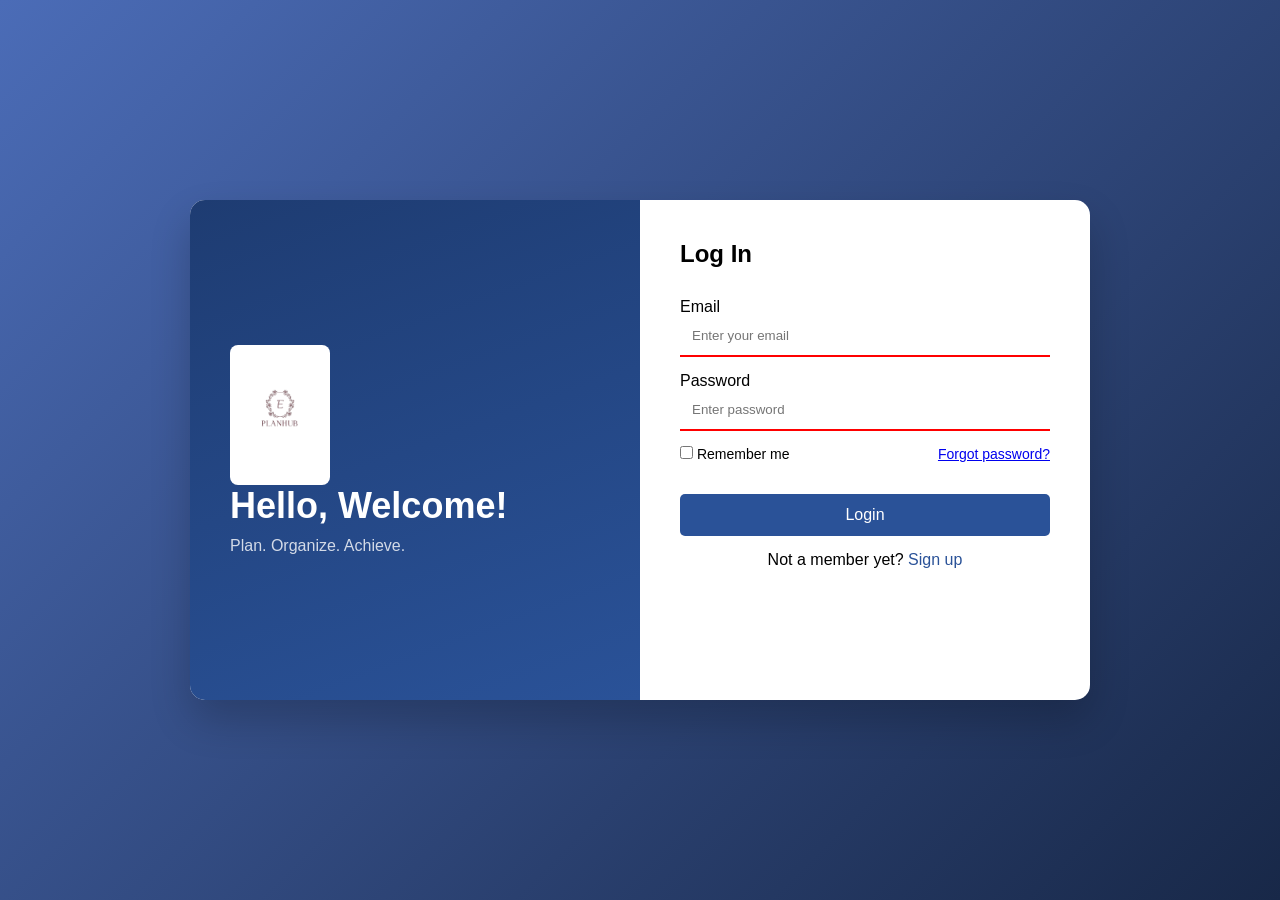
<file: Event management/Event management/login.html>
<!DOCTYPE html>
<html lang="en">
<head>
<meta charset="UTF-8">
<meta name="viewport" content="width=device-width, initial-scale=1.0">
<title>Login</title>
<link rel="stylesheet" href="style.css">
</head>
<body>

<section class="container">
  <div class="left-panel">
    <img src="logo.png" class="logo">
    <h1>Hello, Welcome!</h1>
    <p>Plan. Organize. Achieve.</p>
  </div>

  <div class="right-panel">
    <header>
      <h2>Log In</h2>
    </header>

    <form>
      <label>Email</label>
      <input type="email" placeholder="Enter your email" required>

      <label>Password</label>
      <input type="password" placeholder="Enter password" required>

      <div class="row">
        <label><input type="checkbox"> Remember me</label>
        <a href="#">Forgot password?</a>
      </div>

      <button type="submit">Login</button>

      <p class="switch">Not a member yet? <a href="register.html">Sign up</a></p>
    </form>
  </div>
</section>

</body>
</html>
</file>
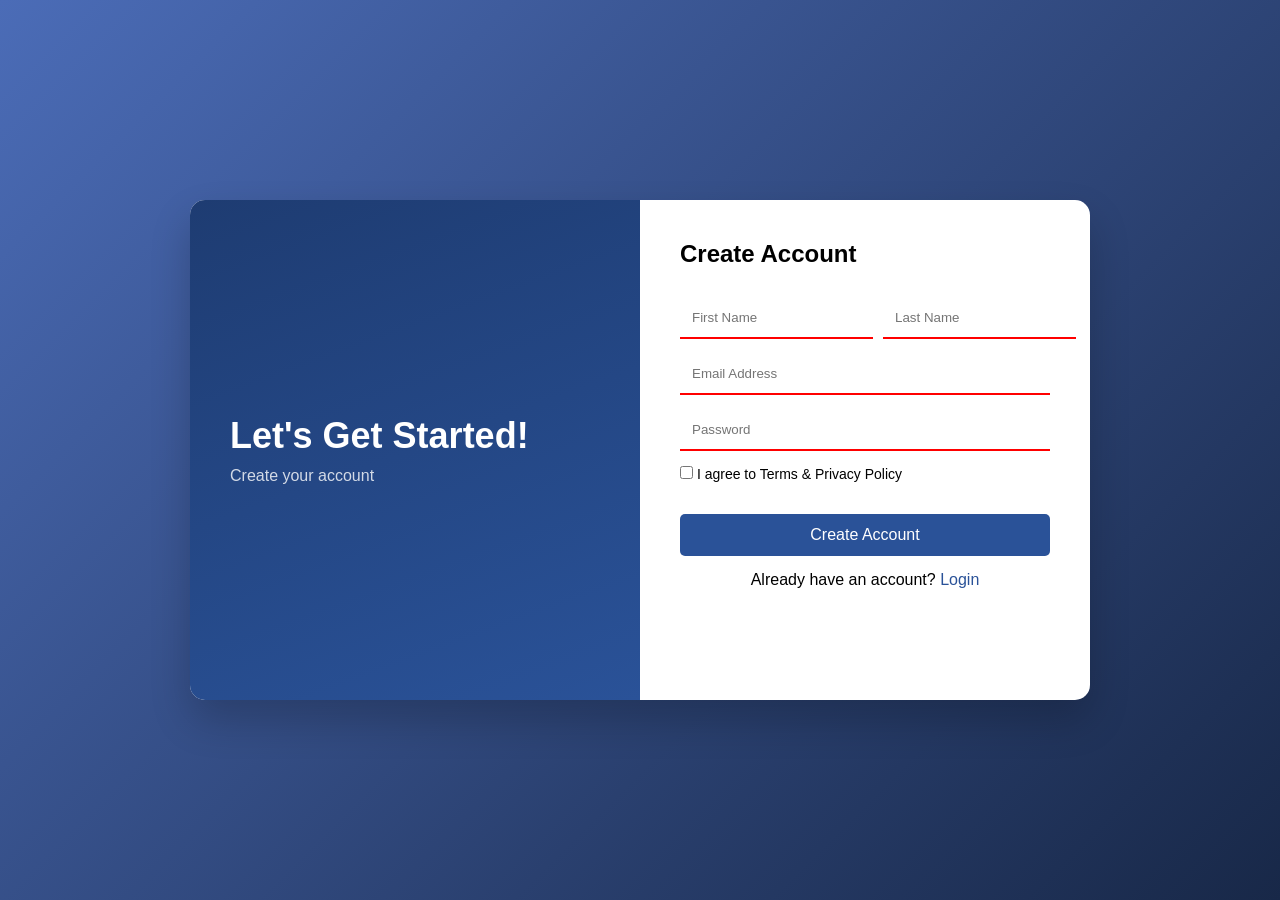
<file: Event management/Event management/register.html>
<!DOCTYPE html>
<html lang="en">
<head>
<meta charset="UTF-8">
<meta name="viewport" content="width=device-width, initial-scale=1.0">
<title>Register</title>
<link rel="stylesheet" href="style.css">
</head>
<body>

<section class="container">
  <div class="left-panel">
    <h1>Let's Get Started!</h1>
    <p>Create your account</p>
  </div>

  <div class="right-panel">
    <header>
      <h2>Create Account</h2>
    </header>

    <form>
      <div class="two-col">
        <input type="text" placeholder="First Name" required>
        <input type="text" placeholder="Last Name" required>
      </div>

      <input type="email" placeholder="Email Address" required>

      <input type="password" placeholder="Password" required>

      <label class="check">
        <input type="checkbox" required> I agree to Terms & Privacy Policy
      </label>

      <button type="submit">Create Account</button>

      <p class="switch">Already have an account? <a href="login.html">Login</a></p>
    </form>
  </div>
</section>

</body>
</html>
</file>
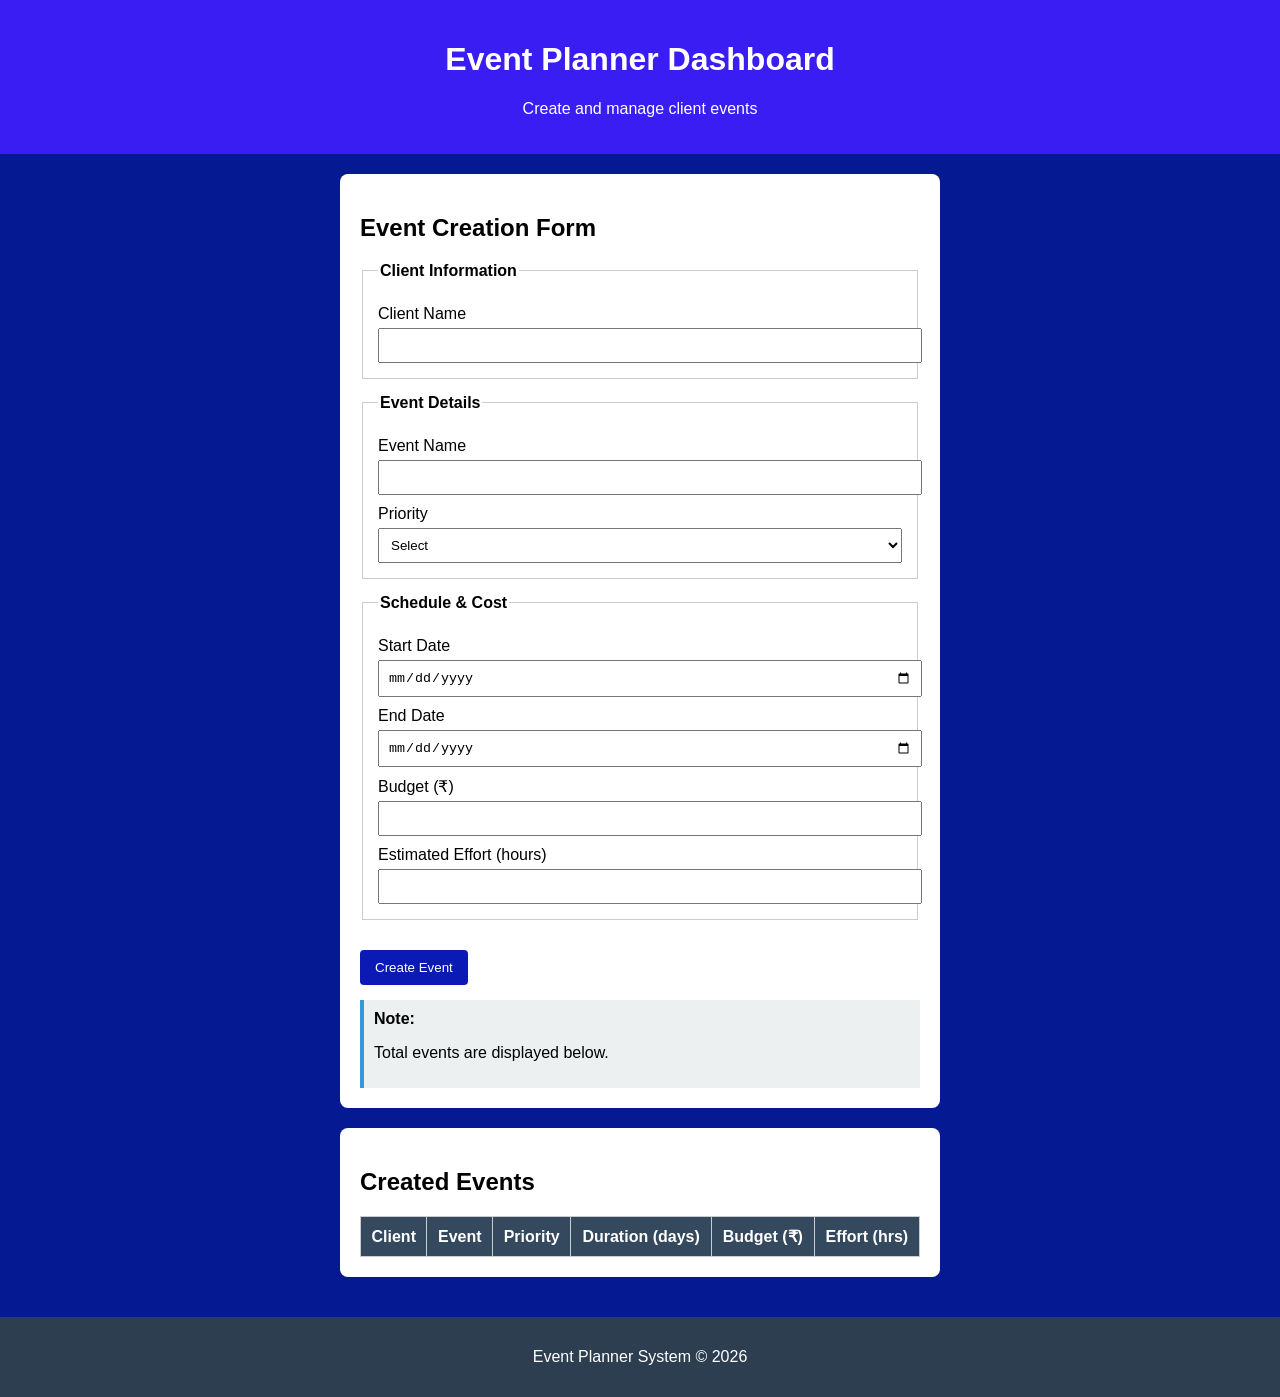
<file: Event management/forms/eventcreationform.html>
<!DOCTYPE html>
<html lang="en">
<head>
    <meta charset="UTF-8">
    <title>Event Creation Form</title>

    <style>
        body {
            font-family: Arial, sans-serif;
            background: #051a92;
            margin: 0;
            padding: 0;
        }

        header {
            background: #391df2;
            color: rgb(255, 255, 255);
            padding: 20px;
            text-align: center;
        }

        main {
            padding: 20px;
            max-width: 600px;
            margin: auto;
        }

        section {
            background: white;
            padding: 20px;
            margin-bottom: 20px;
            border-radius: 8px;
        }

        fieldset {
            border: 1px solid #ccc;
            padding: 15px;
            margin-bottom: 15px;
        }

        legend {
            font-weight: bolder;
        }

        label {
            display: block;
            margin-top: 10px;
        }

        input, select {
            width: 100%;
            padding: 8px;
            margin-top: 5px;
        }

        button {
            margin-top: 15px;
            padding: 10px 15px;
            background: #0b19b5;
            color: white;
            border: none;
            cursor: pointer;
            border-radius: 4px;
            
        }

        button:hover {
            background: #0099ff;
        }

        aside {
            background: #ecf0f1;
            padding: 10px;
            margin-top: 15px;
            border-left: 4px solid #3498db;
        }

        table {
            width: 100%;
            border-collapse: collapse;
            margin-top: 15px;
        }

        th, td {
            border: 1px solid #ccc;
            padding: 10px;
            text-align: center;
        }

        th {
            background: #34495e;
            color: white;
        }

        footer {
            text-align: center;
            padding: 15px;
            background: #2c3e50;
            color: white;
        }

        .error {
            color: red;
            font-size: 0.9em;
        }
    </style>
</head>

<body>

<header>
    <h1>Event Planner Dashboard</h1>
    <p>Create and manage client events</p>
</header>

<main>

    <section>
        <article>
            <h2>Event Creation Form</h2>

            <form id="eventForm">

                <fieldset>
                    <legend>Client Information</legend>

                    <label for="clientName">Client Name</label>
                    <input type="text" id="clientName" required>
                </fieldset>

                <fieldset>
                    <legend>Event Details</legend>

                    <label for="eventName">Event Name</label>
                    <input type="text" id="eventName" required>

                    <label for="priority">Priority</label>
                    <select id="priority">
                        <option value="">Select</option>
                        <option value="High">High</option>
                        <option value="Medium">Medium</option>
                        <option value="Low">Low</option>
                    </select>
                </fieldset>

                <fieldset>
                    <legend>Schedule & Cost</legend>

                    <label for="startDate">Start Date</label>
                    <input type="date" id="startDate">

                    <label for="endDate">End Date</label>
                    <input type="date" id="endDate">

                    <label for="budget">Budget (₹)</label>
                    <input type="number" id="budget">

                    <label for="effort">Estimated Effort (hours)</label>
                    <input type="number" id="effort">
                </fieldset>

                <button type="submit">Create Event</button>
                <p class="error" id="errorMsg"></p>

            </form>

            <aside>
                <strong>Note:</strong>
                <p>Total events are displayed below.</p>
            </aside>

        </article>
    </section>

    <section>
        <h2>Created Events</h2>

        <output>
            <table>
                <thead>
                    <tr>
                        <th>Client</th>
                        <th>Event</th>
                        <th>Priority</th>
                        <th>Duration (days)</th>
                        <th>Budget (₹)</th>
                        <th>Effort (hrs)</th>
                    </tr>
                </thead>
                <tbody id="eventTableBody">
                </tbody>
            </table>
        </output>
    </section>

</main>

<footer>
    <p>Event Planner System © 2026</p>
</footer>

<script>
    const form = document.getElementById("eventForm");
    const tableBody = document.getElementById("eventTableBody");
    const errorMsg = document.getElementById("errorMsg");

    form.addEventListener("submit", function (event) {
        event.preventDefault();
        errorMsg.textContent = "";

        const client = document.getElementById("clientName").value.trim();
        const eventName = document.getElementById("eventName").value.trim();
        const priority = document.getElementById("priority").value;
        const start = document.getElementById("startDate").value;
        const end = document.getElementById("endDate").value;
        const budget = document.getElementById("budget").value;
        const effort = document.getElementById("effort").value;

        if (!client || !eventName || !priority || !start || !end) {
            errorMsg.textContent = "All required fields must be filled.";
            return;
        }

        const startDate = new Date(start);
        const endDate = new Date(end);

        if (endDate < startDate) {
            errorMsg.textContent = "End date cannot be before start date.";
            return;
        }

        const duration =
            Math.ceil((endDate - startDate) / (1000 * 60 * 60 * 24)) + 1;

        const row = document.createElement("tr");

        row.innerHTML = `
            <td>${client}</td>
            <td>${eventName}</td>
            <td>${priority}</td>
            <td>${duration}</td>
            <td>${budget || "—"}</td>
            <td>${effort || "—"}</td>
        `;
        alert("Event created!!");
        tableBody.appendChild(row);
        form.reset();
    });
</script>

</body>
</html>
</file>
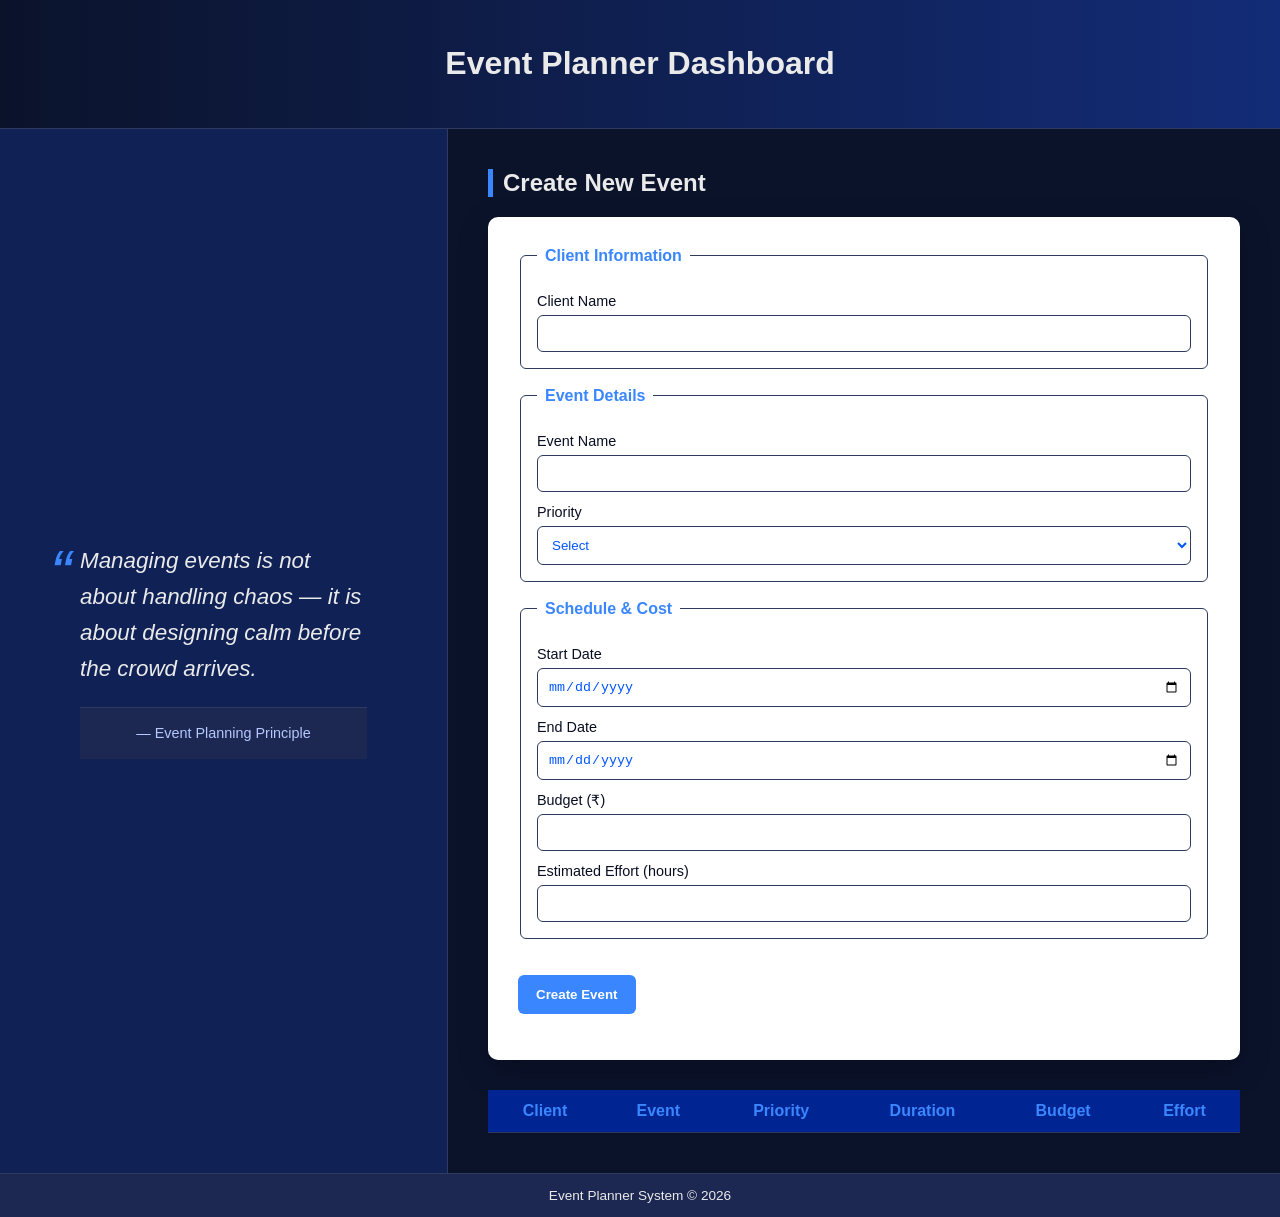
<file: Event management/forms/eventcreationform1.html>
<!DOCTYPE html>
<html lang="en">
<head>
<meta charset="UTF-8">
<title>Event Planner</title>

<style>
* {
    box-sizing: border-box;
}

body {
    margin: 0;
    font-family: "Segoe UI", Arial, sans-serif;
    background: #0b132b;
    color: #eaeaea;
}
header {
    padding: 24px;
    text-align: center;
    background: linear-gradient(90deg, #0b132b, #132c77);
    border-bottom: 1px solid #2e3b5e;
}
main {
    display: grid;
    grid-template-columns: 35% 65%;
    min-height: calc(100vh - 120px);
}

aside {
    background: #102255;
    padding: 40px;
    display: flex;
    align-items: center;
    justify-content: center;
    border-right: 1px solid #2e3b5e;
}

blockquote {
    font-size: 1.4rem;
    line-height: 1.6;
    font-style: italic;
    max-width: 400px;
    position: relative;
}

blockquote::before {
    content: "“";
    font-size: 4rem;
    color: #3a86ff;
    position: absolute;
    left: -30px;
    top: -20px;
}

blockquote footer {
    margin-top: 20px;
    font-size: 0.9rem;
    font-style: normal;
    color: #b5c7ff;
}

section {
    padding: 40px;
}

h2 {
    margin-top: 0;
    border-left: 5px solid #3a86ff;
    padding-left: 10px;
}

form {
    background: #ffffff;
    padding: 30px;
    border-radius: 10px;
    box-shadow: 0 10px 30px rgba(0,0,0,0.25);
}

fieldset {
    border: 1px solid #2e3b5e;
    border-radius: 6px;
    padding: 16px;
    margin-bottom: 18px;
}

legend {
    color: #3a86ff;
    font-weight: bold;
    padding: 0 8px;
}

label {
    display: block;
    margin-top: 12px;
    font-size: 0.9rem;
    color: #080e22;
}

input, select {
    width: 100%;
    margin-top: 6px;
    padding: 10px;
    border-radius: 6px;
    border: 1px solid #2e3b5e;
    background: #ffffff;
    color: #0055ff;
}

input:focus, select:focus {
    outline: none;
    border-color: #3a86ff;
}

button {
    margin-top: 18px;
    padding: 12px 18px;
    background: #3a86ff;
    border: none;
    border-radius: 6px;
    color: white;
    font-weight: bold;
    cursor: pointer;
}

button:hover {
    background: #5fa0ff;
}

.error {
    color: #ff0303;
    margin-top: 10px;
}


table {
    width: 100%;
    border-collapse: collapse;
    margin-top: 30px;
    color: #0055ff;
}

th, td {
    padding: 12px;
    border-bottom: 1px solid #2c385c;
    text-align: center;
}

th {
    background: #002593;
    color: #3a86ff;
}

tr:hover {
    background: rgba(53, 130, 255, 0.953);
}

footer {
    text-align: center;
    padding: 14px;
    background: #1c2851;
    border-top: 1px solid #2e3b5e;
    font-size: 0.85rem;
}
</style>
</head>

<body>

<header>
    <h1>Event Planner Dashboard</h1>
   
</header>

<main>

    <aside>
        <blockquote>
            Managing events is not about handling chaos —
            it is about designing calm before the crowd arrives.
            <footer>— Event Planning Principle</footer>
        </blockquote>
    </aside>

    <!-- RIGHT FORM -->
    <section>
        <h2>Create New Event</h2>

        <form id="eventForm">

            <fieldset>
                <legend>Client Information</legend>
                <label>Client Name</label>
                <input type="text" id="clientName" required>
            </fieldset>

            <fieldset>
                <legend>Event Details</legend>
                <label>Event Name</label>
                <input type="text" id="eventName" required>

                <label>Priority</label>
                <select id="priority" required>
                    <option value="">Select</option>
                    <option>High</option>
                    <option>Medium</option>
                    <option>Low</option>
                </select>
            </fieldset>

            <fieldset>
                <legend>Schedule & Cost</legend>
                <label>Start Date</label>
                <input type="date" id="startDate" required>

                <label>End Date</label>
                <input type="date" id="endDate" required>

                <label>Budget (₹)</label>
                <input type="number" id="budget">

                <label>Estimated Effort (hours)</label>
                <input type="number" id="effort">
            </fieldset>

            <button type="submit">Create Event</button>
            <p class="error" id="errorMsg"></p>
        </form>

        <table>
            <thead>
                <tr>
                    <th>Client</th>
                    <th>Event</th>
                    <th>Priority</th>
                    <th>Duration</th>
                    <th>Budget</th>
                    <th>Effort</th>
                </tr>
            </thead>
            <tbody id="eventTableBody"></tbody>
        </table>

    </section>

</main>

<footer>
    Event Planner System © 2026
</footer>

<script>
const form = document.getElementById("eventForm");
const tableBody = document.getElementById("eventTableBody");
const errorMsg = document.getElementById("errorMsg");

form.addEventListener("submit", function (e) {
    e.preventDefault();
    errorMsg.textContent = "";

    const client = clientName.value.trim();
    const eventName = document.getElementById("eventName").value.trim();
    const priority = document.getElementById("priority").value;
    const start = startDate.value;
    const end = endDate.value;
    const budget = document.getElementById("budget").value;
    const effort = document.getElementById("effort").value;

    if (!client || !eventName || !priority || !start || !end) {
        errorMsg.textContent = "All required fields must be filled.";
        return;
    }

    const s = new Date(start);
    const eDate = new Date(end);

    if (eDate < s) {
        errorMsg.textContent = "End date cannot be before start date.";
        return;
    }

    const duration = Math.ceil((eDate - s) / (1000 * 60 * 60 * 24)) + 1;

    const row = document.createElement("tr");
    row.innerHTML = `
        <td>${client}</td>
        <td>${eventName}</td>
        <td>${priority}</td>
        <td>${duration} days</td>
        <td>${budget || "—"}</td>
        <td>${effort || "—"}</td>
    `;

    tableBody.appendChild(row);
    form.reset();
});
</script>

</body>
</html>
</file>
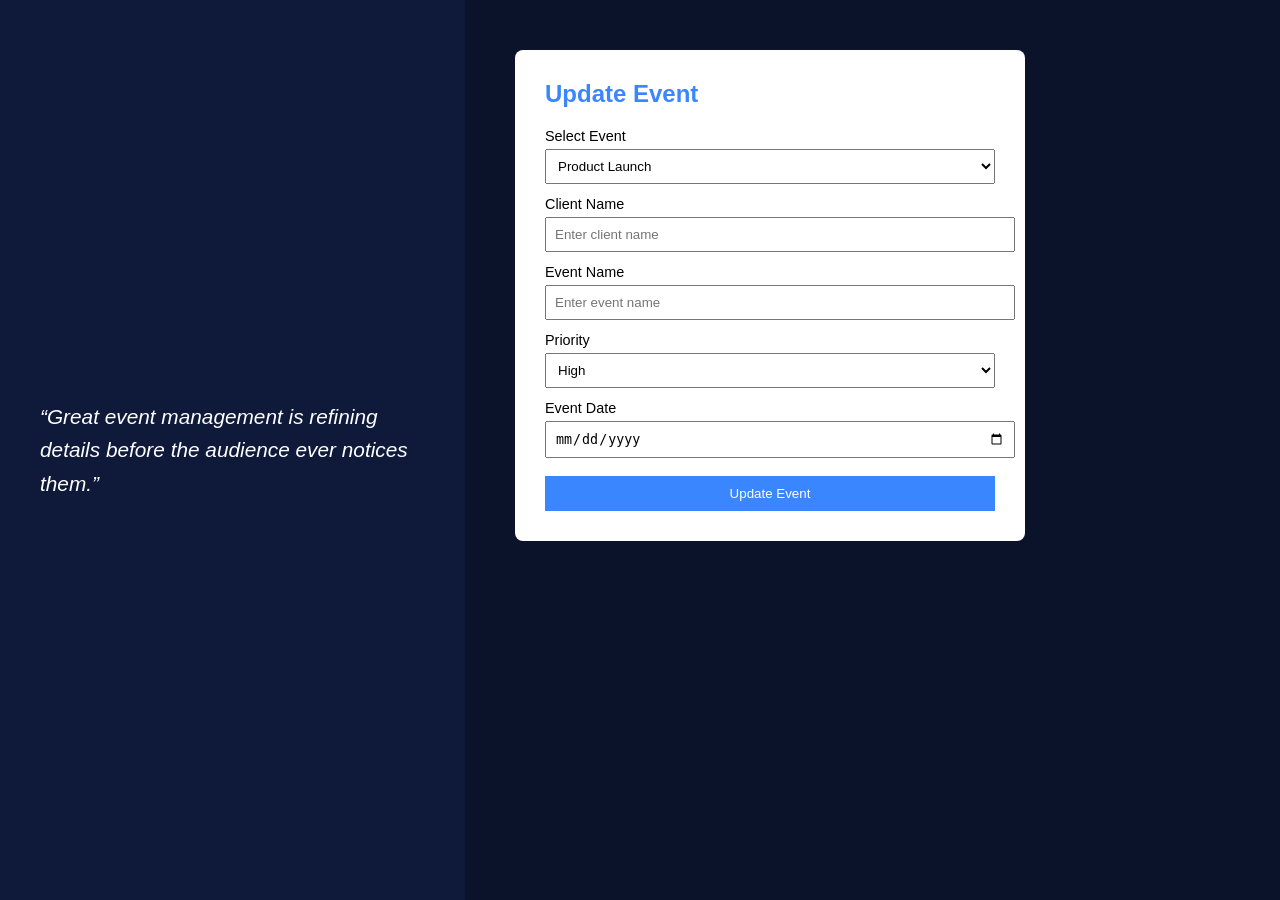
<file: Event management/forms/updateevent.html>
<!DOCTYPE html>
<html lang="en">
<head>
<meta charset="UTF-8">
<title>Event Updation</title>

<style>
body {
    margin: 0;
    font-family: Arial, sans-serif;
    background: #0b132b;
    color: white;
}

main {
    display: flex;
    min-height: 100vh;
}

/* LEFT SIDE */
aside {
    width: 35%;
    background: #0f1a3a;
    display: flex;
    align-items: center;
    justify-content: center;
    padding: 40px;
    font-style: italic;
    font-size: 1.3rem;
    line-height: 1.6;
}

/* RIGHT SIDE */
section {
    width: 65%;
    padding: 50px;
}

/* WHITE FORM */
form {
    background: white;
    color: black;
    padding: 30px;
    border-radius: 8px;
    width: 450px;
}

h2 {
    margin-top: 0;
    color: #3a86ff;
}

label {
    display: block;
    margin-top: 12px;
    font-size: 0.9rem;
}

input, select {
    width: 100%;
    padding: 8px;
    margin-top: 5px;
}

button {
    margin-top: 18px;
    padding: 10px;
    width: 100%;
    background: #3a86ff;
    color: white;
    border: none;
    cursor: pointer;
}
</style>
</head>

<body>

<main>

    <!-- LEFT QUOTE -->
    <aside>
        “Great event management is refining details before the audience ever notices them.”
    </aside>

    <!-- RIGHT FORM -->
    <section>

        <form>
            <h2>Update Event</h2>

            <label>Select Event</label>
            <select>
                <option>Product Launch</option>
                <option>Annual Meet</option>
                <option>Wedding Event</option>
            </select>

            <label>Client Name</label>
            <input type="text" placeholder="Enter client name">

            <label>Event Name</label>
            <input type="text" placeholder="Enter event name">

            <label>Priority</label>
            <select>
                <option>High</option>
                <option>Medium</option>
                <option>Low</option>
            </select>

            <label>Event Date</label>
            <input type="date">

            <button type="submit">Update Event</button>
        </form>

    </section>

</main>

</body>
</html>
</file>
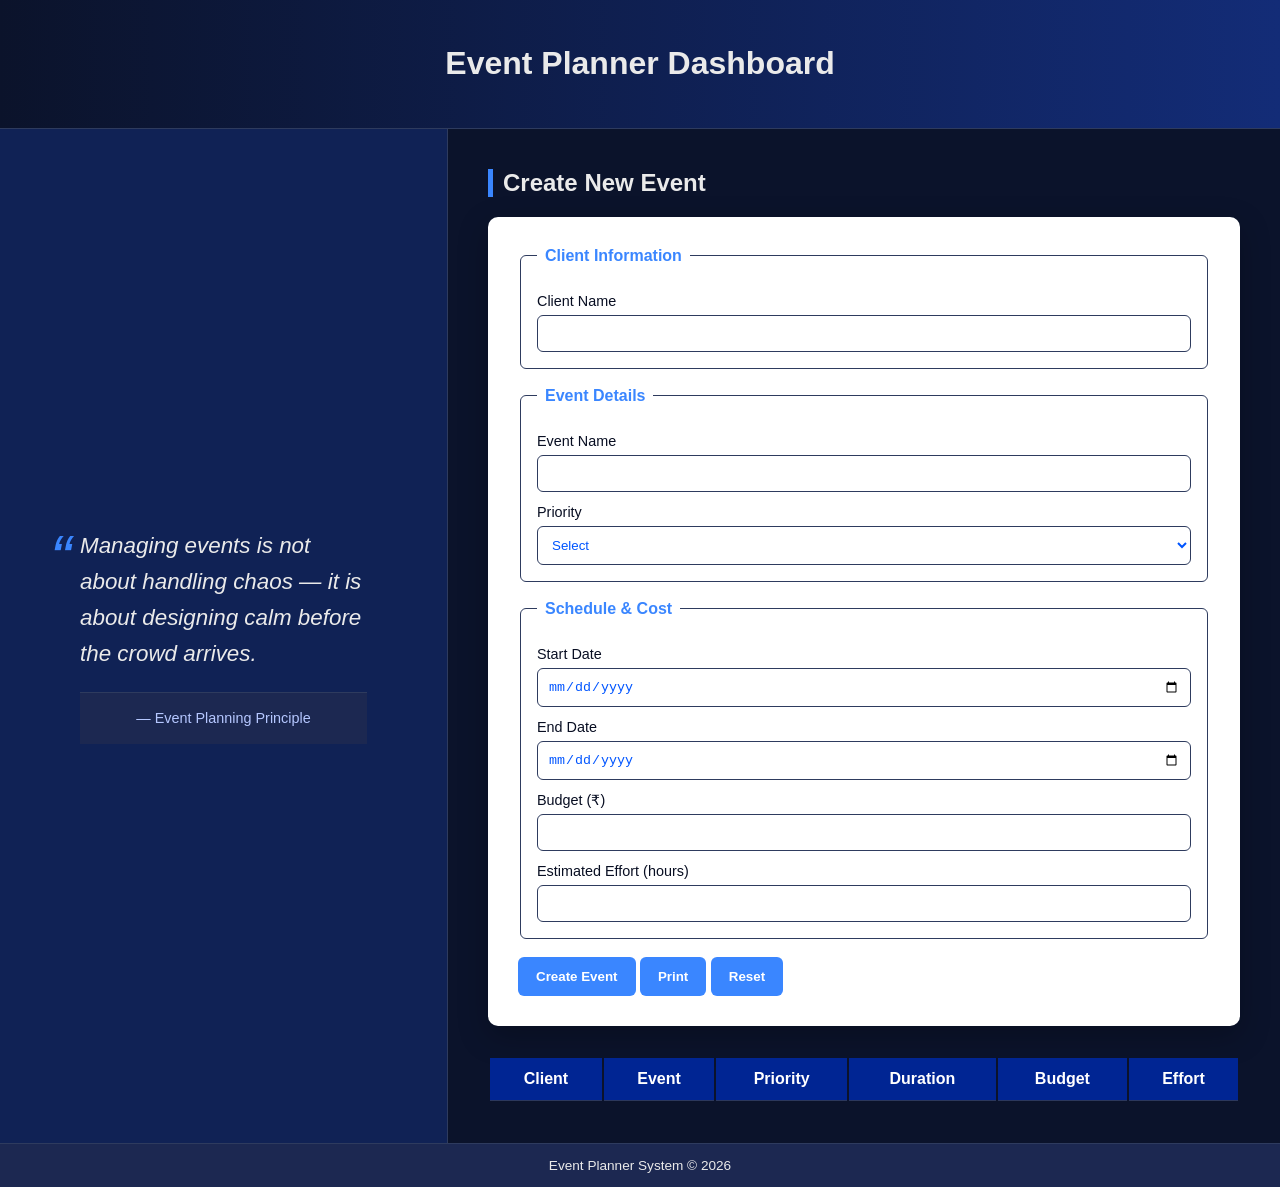
<file: pmis/pmis/html/eventcreationform1.html>
<!DOCTYPE html>
<html lang="en">
<head>
<meta charset="UTF-8">
<title>Event Planner</title>
<style>
* {
    box-sizing: border-box;
}
body {
    margin: 0;
    font-family: "Segoe UI", Arial, sans-serif;
    background: #0b132b;
    color: #eaeaea;
}
header {
    padding: 24px;
    text-align: center;
    background: linear-gradient(90deg, #0b132b, #132c77);
    border-bottom: 1px solid #2e3b5e;
}
main {
    display: grid;
    grid-template-columns: 35% 65%;
    min-height: calc(100vh - 120px);
}
aside {
    background: #102255;
    padding: 40px;
    display: flex;
    align-items: center;
    justify-content: center;
    border-right: 1px solid #2e3b5e;
}
blockquote {
    font-size: 1.4rem;
    line-height: 1.6;
    font-style: italic;
    max-width: 400px;
    position: relative;
}
blockquote::before {
    content: "“";
    font-size: 4rem;
    color: #3a86ff;
    position: absolute;
    left: -30px;
    top: -20px;
}
blockquote footer {
    margin-top: 20px;
    font-size: 0.9rem;
    font-style: normal;
    color: #b5c7ff;
}
section {
    padding: 40px;
}
h2 {
    margin-top: 0;
    border-left: 5px solid #3a86ff;
    padding-left: 10px;
}
form {
    background: #ffffff;
    padding: 30px;
    border-radius: 10px;
    box-shadow: 0 10px 30px rgba(0,0,0,0.25);
}

fieldset {
    border: 1px solid #2e3b5e;
    border-radius: 6px;
    padding: 16px;
    margin-bottom: 18px;
}
legend {
    color: #3a86ff;
    font-weight: bold;
    padding: 0 8px;
}
label {
    display: block;
    margin-top: 12px;
    font-size: 0.9rem;
    color: #080e22;
}
input, select {
    width: 100%;
    margin-top: 6px;
    padding: 10px;
    border-radius: 6px;
    border: 1px solid #2e3b5e;
    background: #ffffff;
    color: #0055ff;
}
input:focus, select:focus {
    outline: none;
    border-color: #3a86ff;
}
button {
    padding: 12px 18px;
    background: #3a86ff;
    border: none;
    border-radius: 6px;
    color: white;
    font-weight: bold;
    cursor: pointer;
}
button:hover {
    background: #5fa0ff;
}
table {
    width: 100%;
    margin-top: 30px;
}
th, td {
    padding: 12px;
    border-bottom: 1px solid #2c385c;
    text-align: center;
}
th {
    background: #002593;
    color: #ffffff;
}
tr:hover {
    background: rgba(53, 130, 255, 0.953);
}
footer {
    text-align: center;
    padding: 14px;
    background: #1c2851;
    border-top: 1px solid #2e3b5e;
    font-size: 0.85rem;
}
</style>
</head>
<body>
<header>
    <h1>Event Planner Dashboard</h1>
</header>
<main>
    <aside>
        <blockquote>
            Managing events is not about handling chaos —
            it is about designing calm before the crowd arrives.
            <footer>— Event Planning Principle</footer>
        </blockquote>
    </aside>
    <section>
        <h2>Create New Event</h2>
        <form id="eventForm">
            <fieldset>
                <legend>Client Information</legend>
                <label>Client Name</label>
                <input type="text" id="clientName" required>
            </fieldset>
            <fieldset>
                <legend>Event Details</legend>
                <label>Event Name</label>
                <input type="text" id="eventName" required>
                <label>Priority</label>
                <select id="priority" required>
                    <option value="">Select</option>
                    <option>High</option>
                    <option>Medium</option>
                    <option>Low</option>
                </select>
            </fieldset>
            <fieldset>
                <legend>Schedule & Cost</legend>
                <label>Start Date</label>
                <input type="date" id="startDate" required>
                <label>End Date</label>
                <input type="date" id="endDate" required>
                <label>Budget (₹)</label>
                <input type="number" id="budget">
                <label>Estimated Effort (hours)</label>
                <input type="number" id="effort">
            </fieldset>
            <button type="submit">Create Event</button>
            <button type="button" onclick="window.print()">Print</button>
            <button type="button" onclick="form.reset()">Reset</button>
            
        </form>
        <table>
            <thead>
                <tr>
                    <th>Client</th>
                    <th>Event</th>
                    <th>Priority</th>
                    <th>Duration</th>
                    <th>Budget</th>
                    <th>Effort</th>
                </tr>
            </thead>
            <tbody id="eventTableBody"></tbody>
        </table>
    </section>
</main>
<footer>
    Event Planner System © 2026
</footer>
<script>
const form = document.getElementById("eventForm");
const tableBody = document.getElementById("eventTableBody");
setTimeout(() => {
  document.getElementById("msg").innerText =
    "Session about to expire. Please complete the form.";
}, 20000);

form.addEventListener("submit", function (e) {
    e.preventDefault();
    const client = document.getElementById("clientName").value.trim();
    const eventName = document.getElementById("eventName").value.trim();
    const priority = document.getElementById("priority").value;
    const start = document.getElementById("startDate").value;
    const end = document.getElementById("endDate").value;
    const budget = document.getElementById("budget").value;
    const effort = document.getElementById("effort").value;

    if (!client || !eventName || !priority || !start || !end) {
        alert("All required fields must be filled.");
        return;
    }

    const sd = new Date(start);
    const endd = new Date(end);

    if (endd < sd) {
        alert("End date cannot be before start date.");
        return;
    }
    const duration = Math.ceil((endd - sd) / (1000 * 60 * 60 * 24)) + 1;
    const row = document.createElement("tr");
    row.innerHTML = `
        <td>${client}</td>
        <td>${eventName}</td>
        <td>${priority}</td>
        <td>${duration} days</td>
        <td>${budget || "—"}</td>
        <td>${effort || "—"}</td>
    `;
    tableBody.appendChild(row);
    form.reset();
});
window.addEventListener("offline", () => alert("No internet"));
window.addEventListener("error", e => console.log(e.message));
</script>
</body>
</html>
</file>
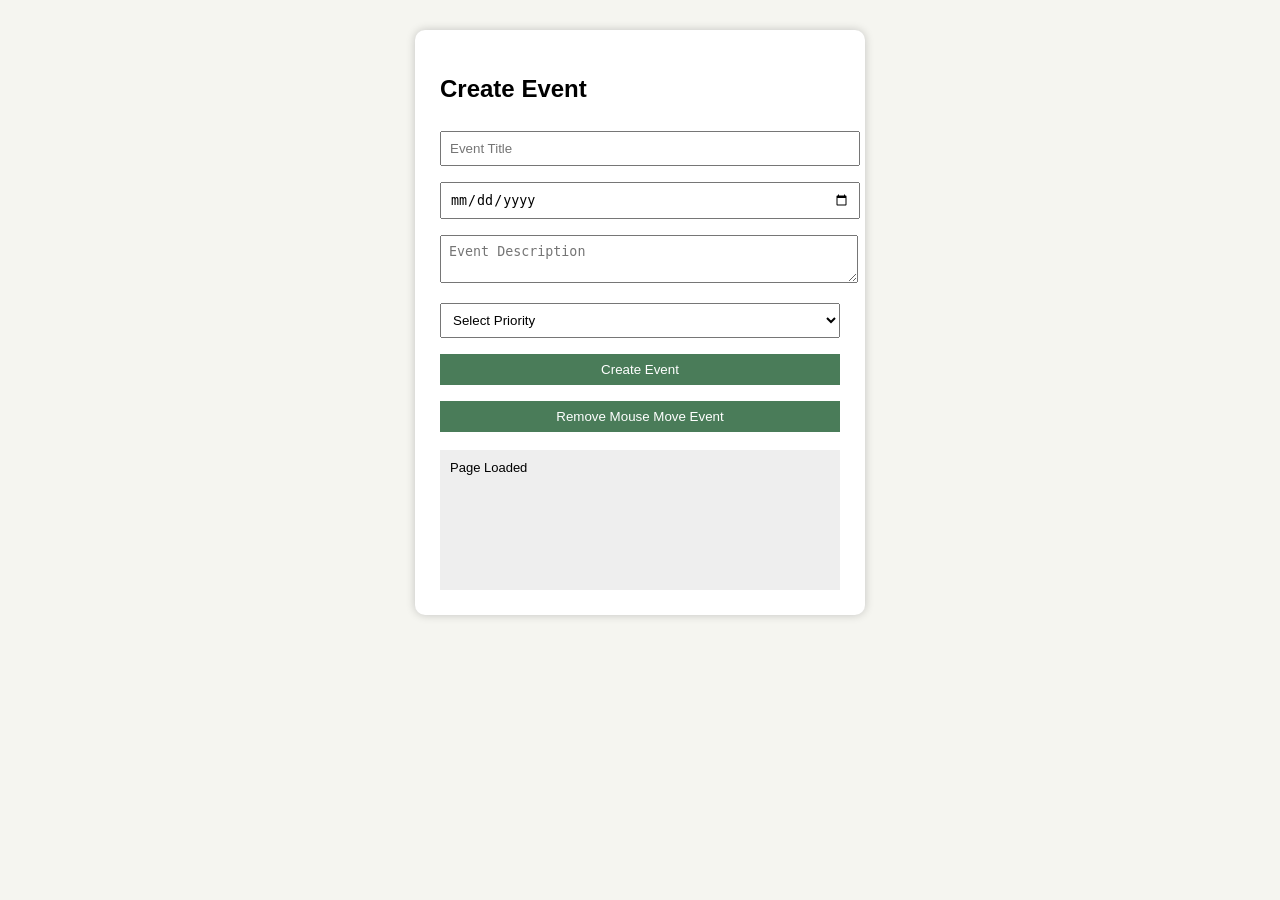
<file: pmis/pmis/html/eventhandling.html>
<!DOCTYPE html>
<html lang="en">
<head>
<meta charset="UTF-8">
<meta name="viewport" content="width=device-width, initial-scale=1.0">
<title>Plan-Centric Event Creator</title>

<style>
body{
    font-family: Arial;
    background:#f5f5f0;
    display:flex;
    justify-content:center;
    margin-top:30px;
}
.container{
    background:white;
    padding:25px;
    width:400px;
    border-radius:10px;
    box-shadow:0 0 10px rgba(0,0,0,0.2);
}
input,textarea,select,button{
    width:100%;
    padding:8px;
    margin:8px 0;
}
button{
    background:#4a7c59;
    color:white;
    border:none;
    cursor:pointer;
}
#log{
    margin-top:10px;
    background:#eee;
    padding:10px;
    height:120px;
    overflow:auto;
    font-size:13px;
}
</style>
</head>

<body>

<div class="container">
<h2>Create Event</h2>

<form id="eventForm">
<input type="text" id="title" placeholder="Event Title">
<input type="date" id="date">
<textarea id="desc" placeholder="Event Description"></textarea>

<select id="priority">
<option value="">Select Priority</option>
<option>High</option>
<option>Medium</option>
<option>Low</option>
</select>

<button type="submit">Create Event</button>
</form>

<button id="removeBtn">Remove Mouse Move Event</button>

<div id="log"></div>
</div>

<script>

const form = document.getElementById("eventForm");
const title = document.getElementById("title");
const date = document.getElementById("date");
const desc = document.getElementById("desc");
const priority = document.getElementById("priority");
const logBox = document.getElementById("log");
const removeBtn = document.getElementById("removeBtn");

function log(msg){
    logBox.innerHTML += msg + "<br>";
    logBox.scrollTop = logBox.scrollHeight;
}

/* ---------- 15 EVENT HANDLERS ---------- */

/* 1 CLICK */
title.addEventListener("click", ()=>log("1. Click event on title"));

/* 2 DOUBLE CLICK */
title.addEventListener("dblclick", ()=>log("2. Double click event"));

/* 3 MOUSEOVER */
title.addEventListener("mouseover", ()=>log("3. Mouse over title"));

/* 4 MOUSEOUT */
title.addEventListener("mouseout", ()=>log("4. Mouse out title"));

/* 5 MOUSEDOWN */
title.addEventListener("mousedown", ()=>log("5. Mouse down"));

/* 6 MOUSEUP */
title.addEventListener("mouseup", ()=>log("6. Mouse up"));

/* 7 MOUSEMOVE (REMOVABLE) */
function mouseMoveHandler(){
    log("7. Mouse moving inside form");
}
form.addEventListener("mousemove", mouseMoveHandler);

/* 8 KEYDOWN */
title.addEventListener("keydown", ()=>log("8. Key down"));

/* 9 KEYUP */
title.addEventListener("keyup", ()=>log("9. Key up"));

/* 10 KEYpress */
title.addEventListener("keypress", ()=>log("10. Key press"));

/* 11 INPUT */
desc.addEventListener("input", ()=>log("11. Input typing"));

/* 12 CHANGE */
priority.addEventListener("change", ()=>log("12. Priority changed"));

/* 13 FOCUS */
title.addEventListener("focus", ()=>log("13. Input focused"));

/* 14 BLUR */
title.addEventListener("blur", ()=>log("14. Input lost focus"));

/* 15 SUBMIT */
form.addEventListener("submit", function(e){
    e.preventDefault();
    log("15. Form Submitted Successfully!");
});

/* -------- REMOVE EVENT LISTENER -------- */

removeBtn.addEventListener("click", function(){
    form.removeEventListener("mousemove", mouseMoveHandler);
    log("Mouse move event removed using removeEventListener()");
});

/* EXTRA WINDOW EVENT (bonus) */
window.addEventListener("load", ()=>log("Page Loaded"));

</script>

</body>
</html
</file>
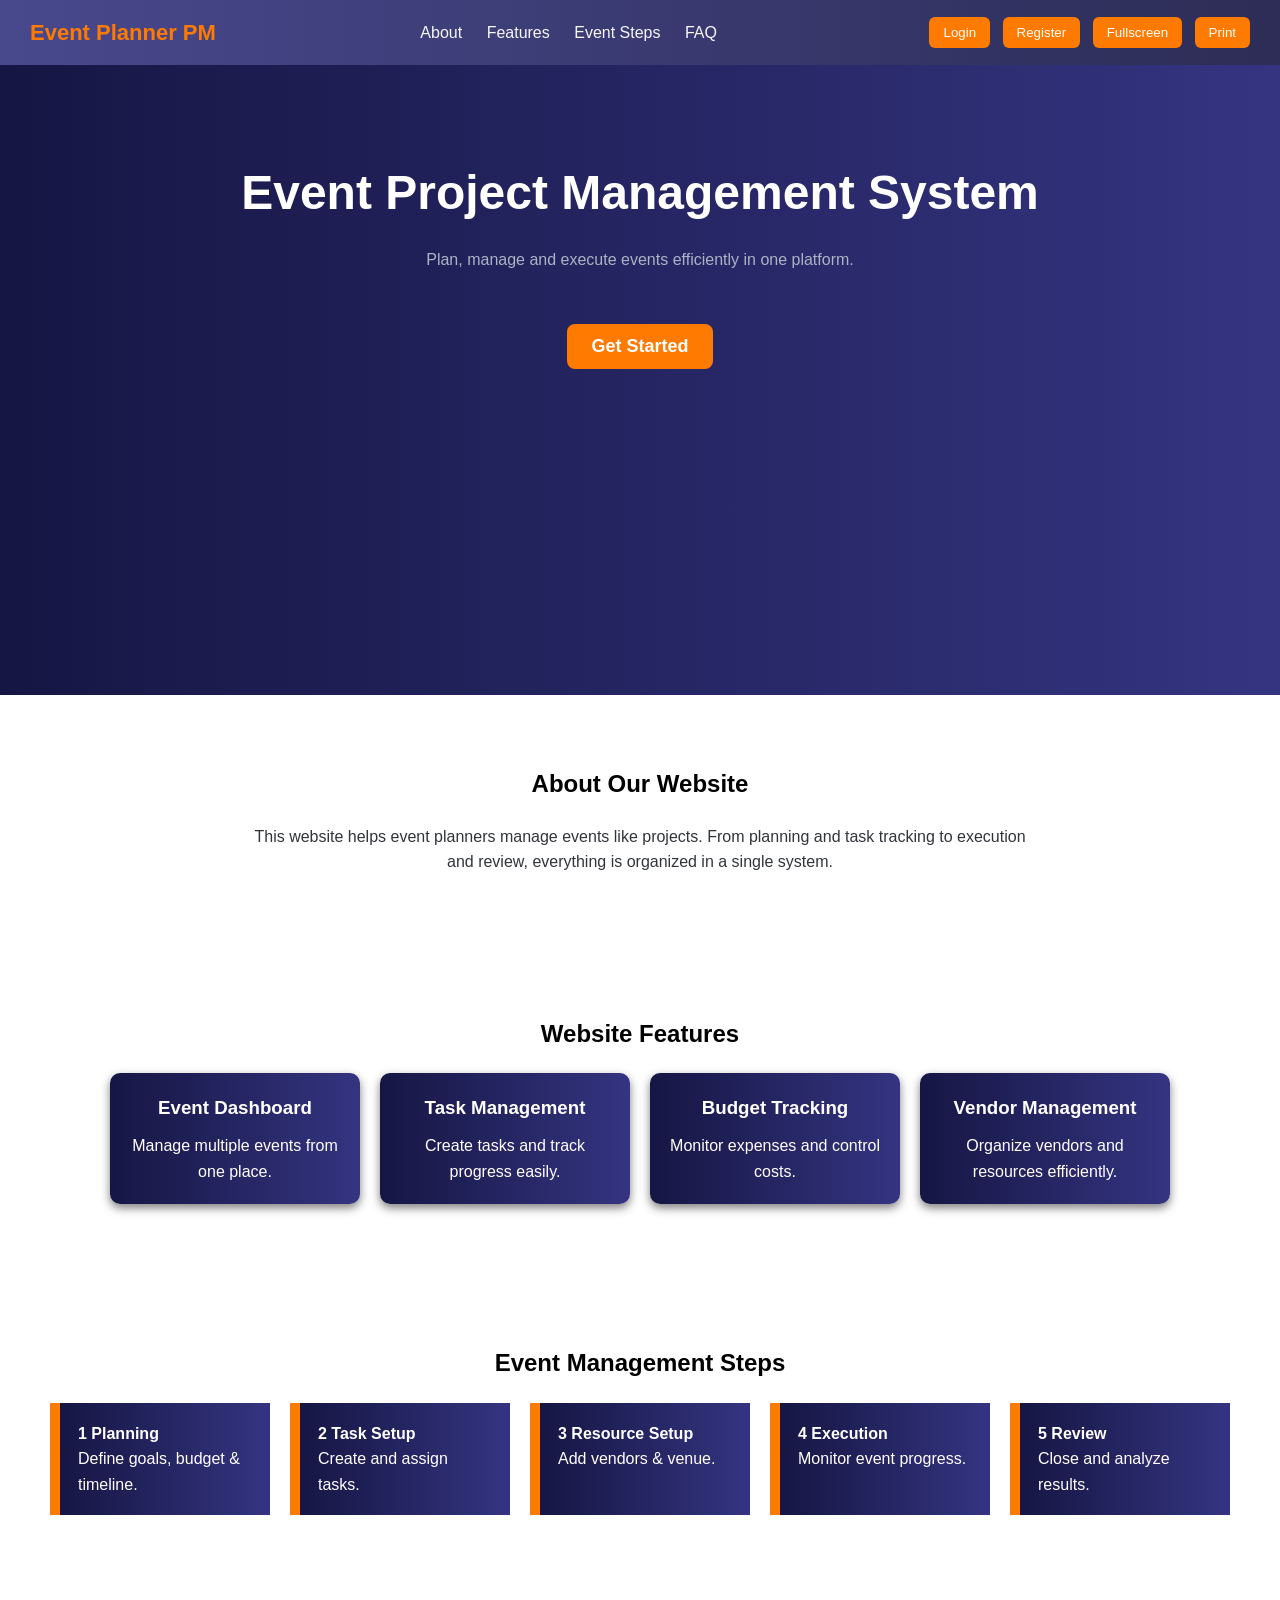
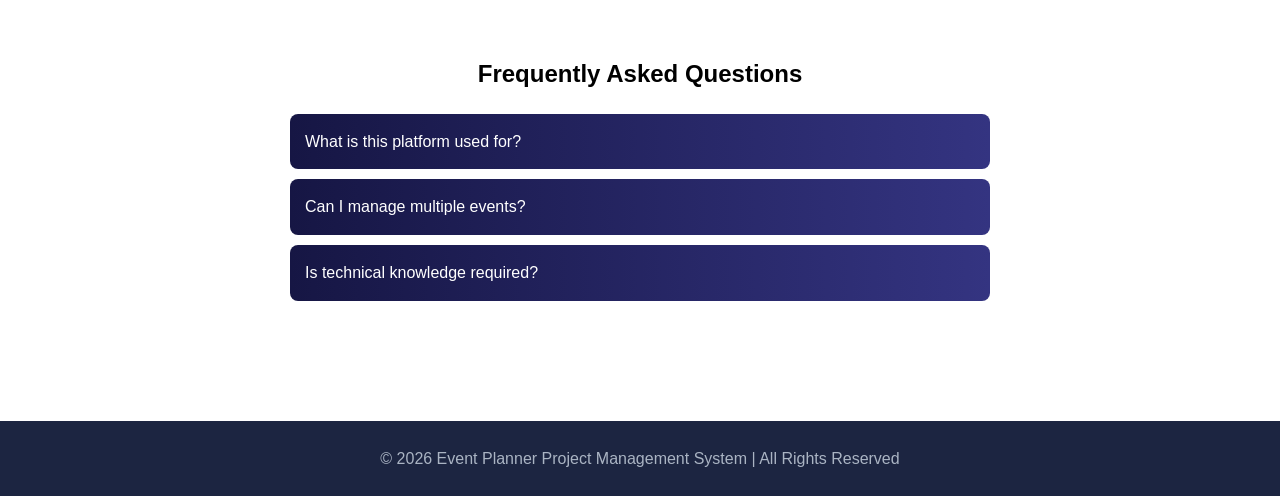
<file: pmis/pmis/html/try.html>
<!DOCTYPE html>
<html lang="en">
<head>
<meta charset="UTF-8">
<meta name="viewport" content="width=device-width, initial-scale=1.0">
<title>Event Planner Project Management</title>
<style>
*{
  margin:0;
  padding:0;
  box-sizing:border-box;
  font-family: Arial, sans-serif;
}

body{
  background:#ffffff;
  color:#000000;
  line-height:1.6;
}
nav{
  background:linear-gradient(to right,rgba(52, 52, 129,0.9),rgba(22, 22, 68,0.9));
  padding:15px 30px;
  display:flex;
  justify-content:space-between;
  align-items:center;
  position:sticky;
  top:0;
  z-index:100;
}
.logo{
  color:#FF7A00;
  font-size:22px;
  font-weight:bold;
}
.nav-links a{
  color:#F5F7FA;
  margin:0 10px;
  text-decoration:none;
  transition:0.3s;
}
.nav-links a:hover{
  color:#FFA94D;
}
.nav-right button{
  background:#FF7A00;
  border:none;
  color:white;
  padding:8px 14px;
  margin-left:8px;
  border-radius:6px;
  cursor:pointer;
  transition:0.3s;
}

.nav-right button:hover{
  background:#FFA94D;
}
.hero{
  background:linear-gradient(to right,rgb(22, 22, 68),rgb(52, 52, 129));
    background-size:cover;
    background-position:center;
  text-align:center;
  padding:90px 20px;
  min-height: 70vh;
}

.hero h1{
  font-size:48px;
  margin-bottom:15px;
  color: white;
}

.hero p{
  color:#AAB4C3;
}
#getStartedBtn{
  background:#FF7A00;
  border:none;
  color:white;
  padding:12px 24px;
  border-radius:8px;
  cursor:pointer;
  font-size:18px;
  font-weight:bold;
  transition:0.3s;
}
section {
  padding: 70px 30px;
  text-align: center;
}

h2{
  margin-bottom:20px;
}
.about p{
  max-width:800px;
  margin:auto;
  color:#31353a;
}
.features{
    color: white;
  display:flex;
  flex-wrap:wrap;
  justify-content:center;
  gap:20px;
}
.feature-card{
  width:250px;
  background:linear-gradient(to right,rgb(22, 22, 68),rgb(52, 52, 129));
  padding:20px;
  border-radius:10px;
  box-shadow:0 4px 10px rgba(0,0,0,0.5);
  transition:0.3s;
}
.feature-card p{
  color:#ffffff;
  margin-top:10px;
}
.steps{
  display:flex;
  flex-wrap:wrap;
  justify-content:center;
  gap:20px;
  color: white;
}
.step{
  width:220px;
 background:linear-gradient(to right,rgb(22, 22, 68),rgb(52, 52, 129));
  padding:18px;
  border-left:10px solid #FF7A00;
  text-align:left;
}
.faq-item{
  background:linear-gradient(to right,rgb(22, 22, 68),rgb(52, 52, 129));
  max-width:700px;
  color: white;
  margin:10px auto;
  padding:15px;
  border-radius:8px;
  box-shadow: rgba(0,0,0,0.5);
  cursor:pointer;
  text-align:left;
}
.answer{
  display:none;
  color:#f3f9ff;
  margin-top:10px;
}
footer{
  background:#1C2541;
  text-align:center;
  padding:25px;
  color:#AAB4C3;
  margin-top:40px;
}

</style>
</head>
<body>
<nav>
  <div class="logo">Event Planner PM</div>
  <div class="nav-links">
    <a href="#about">About</a>
    <a href="#features">Features</a>
    <a href="#workflow">Event Steps</a>
    <a href="#faq">FAQ</a>
  </div>
  <div class="nav-right">
    <button id="loginBtn">Login</button>
    <button id="registerBtn">Register</button>
    <button id="full" onclick="startTour()">Fullscreen</button>
    <button id="printBtn">Print</button>
  </div>
</nav>
<section class="hero">
  <h1>Event Project Management System</h1>
  <p>Plan, manage and execute events efficiently in one platform.</p>
  <br><br>
  <button id="getStartedBtn">Get Started</button>
</section>
<section id="about" class="about">
  <h2>About Our Website</h2>
  <p>
    This website helps event planners manage events like projects.
    From planning and task tracking to execution and review, everything
    is organized in a single system.
  </p>
</section>
<section id="features">
  <h2>Website Features</h2>
  <div class="features">
    <div class="feature-card">
      <h3>Event Dashboard</h3>
      <p>Manage multiple events from one place.</p>
    </div>
    <div class="feature-card">
      <h3>Task Management</h3>
      <p>Create tasks and track progress easily.</p>
    </div>
    <div class="feature-card">
      <h3>Budget Tracking</h3>
      <p>Monitor expenses and control costs.</p>
    </div>
    <div class="feature-card">
      <h3>Vendor Management</h3>
      <p>Organize vendors and resources efficiently.</p>
    </div>
  </div>
</section>
<section id="workflow">
  <h2>Event Management Steps</h2>
  <div class="steps">
    <div class="step"><b>1 Planning</b><br>Define goals, budget & timeline.</div>
    <div class="step"><b>2 Task Setup</b><br>Create and assign tasks.</div>
    <div class="step"><b>3 Resource Setup</b><br>Add vendors & venue.</div>
    <div class="step"><b>4 Execution</b><br>Monitor event progress.</div>
    <div class="step"><b>5 Review</b><br>Close and analyze results.</div>
  </div>
</section>
<section id="faq">
  <h2>Frequently Asked Questions</h2>
  <div class="faq-item">
    What is this platform used for?
    <div class="answer">
      It helps event planners manage events using project management workflow.
    </div>
  </div>
  <div class="faq-item">
    Can I manage multiple events?
    <div class="answer">
      Yes, you can track multiple events at the same time.
    </div>
  </div>
  <div class="faq-item">
    Is technical knowledge required?
    <div class="answer">
      No. The system is designed to be simple and easy.
    </div>
  </div>
</section>
<footer>
  © 2026 Event Planner Project Management System | All Rights Reserved
</footer>
<script>
const loginBtn = document.getElementById("loginBtn");
const registerBtn = document.getElementById("registerBtn");
const nav=document.querySelector("nav");
loginBtn.addEventListener("click",()=>{
  alert("Go to Login Page");
  window.open("login.html","_self");
});
registerBtn.addEventListener("click",()=>{
  alert("Go to Register Page");
  window.open("register.html","_self");
});
document.querySelectorAll(".feature-card").forEach(card=>{
  card.addEventListener("mouseenter",()=>{
    card.style.transform="scale(1.05)";
  });
  card.addEventListener("mouseleave",()=>{
    card.style.transform="scale(1)";
  });
});
document.querySelectorAll(".faq-item").forEach(item=>{
  item.addEventListener("click",()=>{
    const ans=item.querySelector(".answer");
    ans.style.display = ans.style.display==="block" ? "none":"block";
  });
});
document.addEventListener("keydown",(e)=>{
  if(e.key==="l"){
    window.open("login.html","_self");
  }
});
document.removeEventListener("keydown",(e)=>{
  if(e.key==="l"){
    window.open("login.html","_self");
  }
});
window.addEventListener("scroll",()=>{
  if(window.scrollY>50){
    nav.style.background="rgba(22, 22, 68,0.9)";
  }else{
    nav.style.background="linear-gradient(to right,rgba(52, 52, 129,0.9),rgba(22, 22, 68,0.9))";
  }
});
const printBtn=document.getElementById("printBtn");
printBtn.addEventListener("click",()=>{
  window.print();
});
document.addEventListener("copy", (e) => {
  e.clipboardData.setData("text/plain", "This content is protected from copying.  Please visit our website for more information.");
  e.preventDefault();
});
window.addEventListener("online", () => {
  alert("You are back online!");
  console.log("Internet connected");
});
window.addEventListener("offline", () => {
  alert("You are now offline. Some features may not work.");
  console.log("Internet disconnected");
});
document.addEventListener("touchstart", () => {
  alert("Touch interaction detected!");
  console.log("Touch started");
});
document.addEventListener("touchend", () => {
  alert("Touch interaction ended!");
  console.log("Touch ended");
});
const btn=document.getElementById("full");
function startTour() {
   if (!document.fullscreenElement) {
      document.documentElement.requestFullscreen();
      btn.textContent="Exit Fullscreen";
   } else {
      if (document.exitFullscreen) {
         document.exitFullscreen();
         btn.textContent="Fullscreen";
      }
   }
}
const eventbtn=document.getElementById("getStartedBtn");
eventbtn.addEventListener("click",()=>{
  confirm("Let's get started with event planning!");
  window.open("eventcreationform1.html","_self");
});
</script>
</body>
</html>
</file>
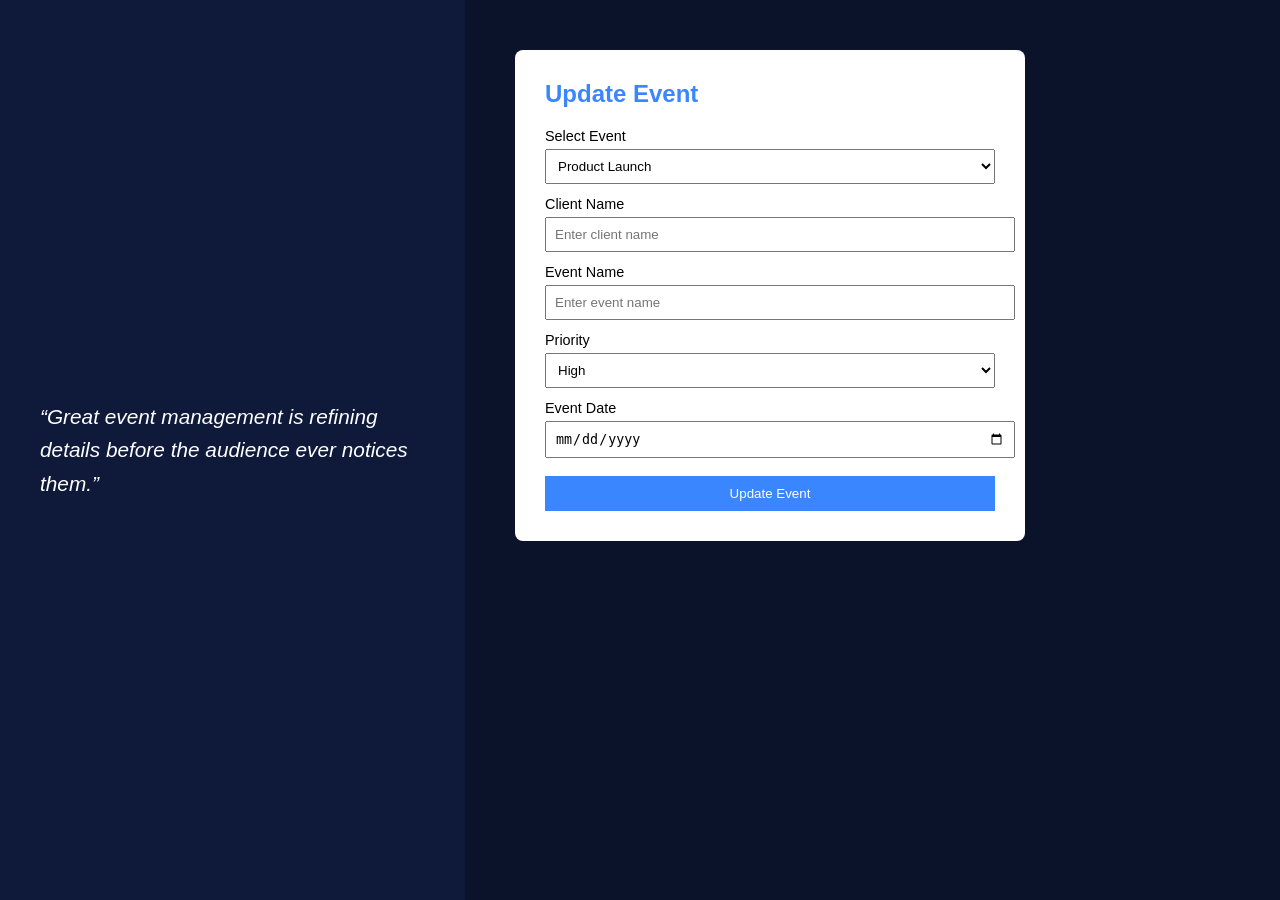
<file: pmis/pmis/html/updateevent.html>
<!DOCTYPE html>
<html lang="en">
<head>
<meta charset="UTF-8">
<title>Event Updation</title>
<style>
body {
    margin: 0;
    font-family: Arial, sans-serif;
    background: #0b132b;
    color: white;
}
main {
    display: flex;
    min-height: 100vh;
}
aside {
    width: 35%;
    background: #0f1a3a;
    display: flex;
    align-items: center;
    justify-content: center;
    padding: 40px;
    font-style: italic;
    font-size: 1.3rem;
    line-height: 1.6;
}
section {
    width: 65%;
    padding: 50px;
}
form {
    background: white;
    color: black;
    padding: 30px;
    border-radius: 8px;
    width: 450px;
}
h2 {
    margin-top: 0;
    color: #3a86ff;
}
label {
    display: block;
    margin-top: 12px;
    font-size: 0.9rem;
}
input, select {
    width: 100%;
    padding: 8px;
    margin-top: 5px;
}
button {
    margin-top: 18px;
    padding: 10px;
    width: 100%;
    background: #3a86ff;
    color: white;
    border: none;
    cursor: pointer;
}
</style>
</head>
<body>
<main>
    <aside>
        “Great event management is refining details before the audience ever notices them.”
    </aside>
    <section>
        <form>
            <h2>Update Event</h2>
            <label>Select Event</label>
            <select>
                <option>Product Launch</option>
                <option>Annual Meet</option>
                <option>Wedding Event</option>
            </select>
            <label>Client Name</label>
            <input type="text" placeholder="Enter client name">
            <label>Event Name</label>
            <input type="text" placeholder="Enter event name">
            <label>Priority</label>
            <select>
                <option>High</option>
                <option>Medium</option>
                <option>Low</option>
            </select>
            <label>Event Date</label>
            <input type="date">
            <button type="submit">Update Event</button>
        </form>
    </section>
</main>
</body>
</html>
</file>
<file: Event management/Event management/style.css>
*{
  margin:0;
  padding:0;
  box-sizing:border-box;
  font-family:Montserrat, Arial, sans-serif;
}

body{
  min-height:100vh;
  display:flex;
  justify-content:center;
  align-items:center;
  background:linear-gradient(135deg,#4b6cb7,#182848);
}

.container{
  width:900px;
  height:500px;
  display:flex;
  background:#fff;
  border-radius:15px;
  overflow:hidden;
  box-shadow:0 20px 40px rgba(0,0,0,0.2);
}

.left-panel{
  width:50%;
  background:linear-gradient(160deg,#1e3c72,#2a5298);
  color:#fff;
  padding:40px;
  display:flex;
  flex-direction:column;
  justify-content:center;
}

.left-panel h1{
  font-size:36px;
  margin-bottom:10px;
}

.left-panel p{
  opacity:0.8;
}

.logo{
  width:100px;
  height:auto;
  background:#fff;
  padding:10px;
  border-radius:8px;
}

.right-panel{
  width:50%;
  padding:40px;
}

header h2{
  margin-bottom:30px;
}

form{
  display:flex;
  flex-direction:column;
}

input{
  padding:12px;
  margin-bottom:15px;
  border:none;
  border-bottom:2px solid #ccc;
  outline:none;
}

input:focus{
  border-color:#2a5298;
}

input:required:valid{
  border-color:green;
}

input:required:invalid{
  border-color:red;
}

.two-col{
  display:flex;
  gap:10px;
}

.row{
  display:flex;
  justify-content:space-between;
  font-size:14px;
  margin-bottom:20px;
}

button{
  padding:12px;
  background:#2a5298;
  color:#fff;
  border:none;
  border-radius:5px;
  font-size:16px;
  cursor:pointer;
}

button:hover{
  background:#1e3c72;
}

.switch{
  text-align:center;
  margin-top:15px;
}

.switch a{
  color:#2a5298;
  text-decoration:none;
}

.check{
  font-size:14px;
  margin-bottom:20px;
}
</file>
